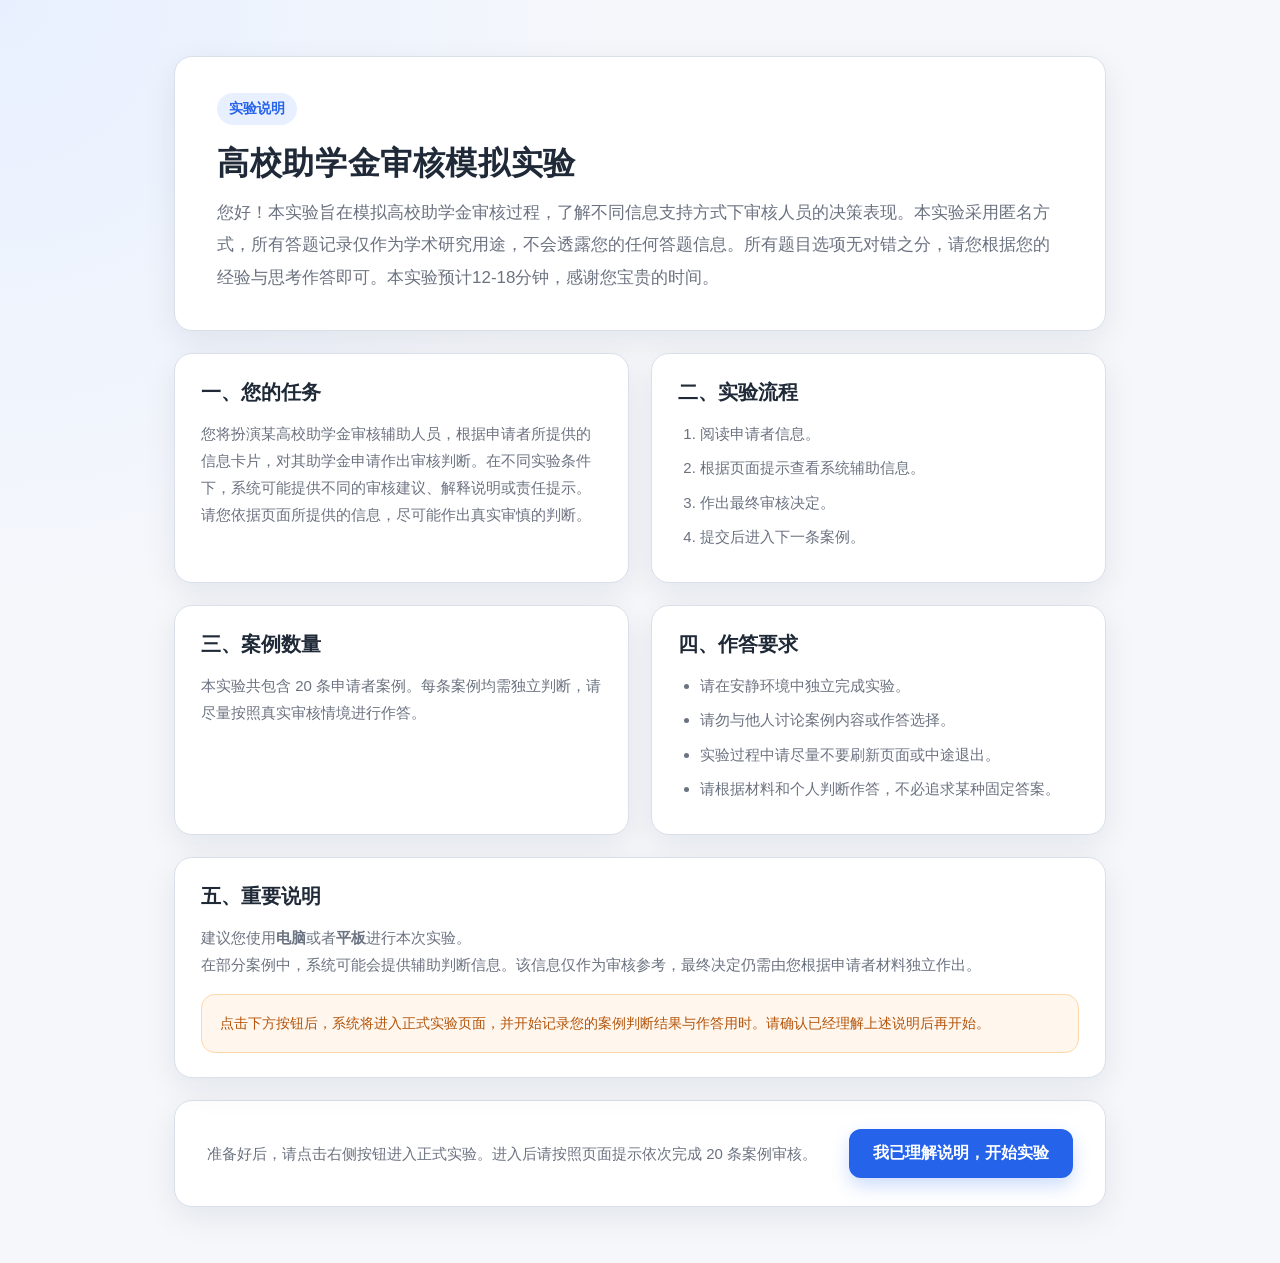
<file: index.html>
<!DOCTYPE html>
<html lang="zh-CN">
<head>
  <meta charset="UTF-8" />
  <meta name="viewport" content="width=device-width, initial-scale=1.0" />
  <title>高校助学金审核模拟实验说明</title>
  <style>
    :root {
      --bg: #f5f7fb;
      --card: #ffffff;
      --line: #d9e0ea;
      --text: #1f2937;
      --subtext: #6b7280;
      --primary: #2563eb;
      --primary-light: #e8f0ff;
      --warning: #b45309;
      --warning-light: #fff7ed;
      --shadow: 0 10px 32px rgba(15, 23, 42, 0.08);
      --radius: 18px;
    }

    * {
      box-sizing: border-box;
    }

    body {
      margin: 0;
      min-height: 100vh;
      font-family: "PingFang SC", "Microsoft YaHei", sans-serif;
      background: radial-gradient(circle at top left, #e8f0ff 0, #f5f7fb 34%, #f5f7fb 100%);
      color: var(--text);
    }

    .page {
      max-width: 980px;
      margin: 0 auto;
      padding: 56px 24px;
    }

    .hero {
      background: var(--card);
      border: 1px solid var(--line);
      border-radius: var(--radius);
      box-shadow: var(--shadow);
      padding: 36px 42px;
      margin-bottom: 22px;
    }

    .tag {
      display: inline-flex;
      align-items: center;
      padding: 7px 12px;
      border-radius: 999px;
      background: var(--primary-light);
      color: var(--primary);
      font-size: 14px;
      font-weight: 700;
      margin-bottom: 18px;
    }

    h1 {
      margin: 0 0 14px;
      font-size: 32px;
      line-height: 1.25;
      letter-spacing: 0.02em;
    }

    .lead {
      margin: 0;
      color: var(--subtext);
      font-size: 17px;
      line-height: 1.9;
    }

    .content-grid {
      display: grid;
      grid-template-columns: 1fr 1fr;
      gap: 22px;
      margin-bottom: 22px;
    }

    .panel {
      background: var(--card);
      border: 1px solid var(--line);
      border-radius: var(--radius);
      box-shadow: var(--shadow);
      padding: 24px 26px;
    }

    .panel.full {
      grid-column: 1 / -1;
    }

    .panel h2 {
      margin: 0 0 14px;
      font-size: 20px;
      line-height: 1.4;
    }

    .panel p {
      margin: 0;
      color: var(--subtext);
      font-size: 15px;
      line-height: 1.8;
    }

    .steps,
    .notes {
      margin: 0;
      padding-left: 22px;
      color: var(--subtext);
      font-size: 15px;
      line-height: 1.9;
    }

    .steps li,
    .notes li {
      margin-bottom: 6px;
    }

    .notice {
      background: var(--warning-light);
      border: 1px solid #fed7aa;
      color: var(--warning);
      border-radius: 14px;
      padding: 16px 18px;
      font-size: 14px;
      line-height: 1.8;
      margin-top: 16px;
    }

    .start-card {
      background: var(--card);
      border: 1px solid var(--line);
      border-radius: var(--radius);
      box-shadow: var(--shadow);
      padding: 28px 32px;
      display: flex;
      align-items: center;
      justify-content: space-between;
      gap: 22px;
    }

    .start-card p {
      margin: 0;
      color: var(--subtext);
      font-size: 15px;
      line-height: 1.8;
    }

    .start-button {
      flex-shrink: 0;
      border: none;
      border-radius: 12px;
      padding: 14px 24px;
      background: var(--primary);
      color: #ffffff;
      font-size: 16px;
      font-weight: 700;
      cursor: pointer;
      box-shadow: 0 8px 18px rgba(37, 99, 235, 0.22);
    }

    .start-button:hover {
      filter: brightness(0.96);
    }

    .start-button:active {
      transform: translateY(1px);
    }

    @media (max-width: 820px) {
      .page {
        padding: 32px 16px;
      }

      .hero {
        padding: 28px 24px;
      }

      h1 {
        font-size: 26px;
      }

      .content-grid {
        grid-template-columns: 1fr;
      }

      .start-card {
        flex-direction: column;
        align-items: stretch;
      }

      .start-button {
        width: 100%;
      }
    }
  </style>
</head>
<body>
  <main class="page">
    <section class="hero">
      <div class="tag">实验说明</div>
      <h1>高校助学金审核模拟实验</h1>
      <p class="lead">
        您好！本实验旨在模拟高校助学金审核过程，了解不同信息支持方式下审核人员的决策表现。本实验采用匿名方式，所有答题记录仅作为学术研究用途，不会透露您的任何答题信息。所有题目选项无对错之分，请您根据您的经验与思考作答即可。本实验预计12-18分钟，感谢您宝贵的时间。
      </p>
    </section>

    <div class="content-grid">
      <section class="panel">
        <h2>一、您的任务</h2>
        <p>
          您将扮演某高校助学金审核辅助人员，根据申请者所提供的信息卡片，对其助学金申请作出审核判断。在不同实验条件下，系统可能提供不同的审核建议、解释说明或责任提示。请您依据页面所提供的信息，尽可能作出真实审慎的判断。
        </p>
      </section>

      <section class="panel">
        <h2>二、实验流程</h2>
        <ol class="steps">
          <li>阅读申请者信息。</li>
          <li>根据页面提示查看系统辅助信息。</li>
          <li>作出最终审核决定。</li>
          <li>提交后进入下一条案例。</li>
        </ol>
      </section>

      <section class="panel">
        <h2>三、案例数量</h2>
        <p>
          本实验共包含 20 条申请者案例。每条案例均需独立判断，请尽量按照真实审核情境进行作答。
        </p>
      </section>

      <section class="panel">
        <h2>四、作答要求</h2>
        <ul class="notes">
          <li>请在安静环境中独立完成实验。</li>
          <li>请勿与他人讨论案例内容或作答选择。</li>
          <li>实验过程中请尽量不要刷新页面或中途退出。</li>
          <li>请根据材料和个人判断作答，不必追求某种固定答案。</li>
        </ul>
      </section>

      <section class="panel full">
        <h2>五、重要说明</h2>
        <p>
          建议您使用<strong>电脑</strong>或者<strong>平板</strong>进行本次实验。
        </p>
        <p>
          在部分案例中，系统可能会提供辅助判断信息。该信息仅作为审核参考，最终决定仍需由您根据申请者材料独立作出。
        </p>
        <div class="notice">
          点击下方按钮后，系统将进入正式实验页面，并开始记录您的案例判断结果与作答用时。请确认已经理解上述说明后再开始。
        </div>
      </section>
    </div>

    <section class="start-card">
      <p>
        准备好后，请点击右侧按钮进入正式实验。进入后请按照页面提示依次完成 20 条案例审核。
      </p>
      <button id="start-experiment-btn" class="start-button" type="button">我已理解说明，开始实验</button>
    </section>
  </main>

  <script>
    document.getElementById("start-experiment-btn").addEventListener("click", () => {
      window.location.href = "./页面骨架（结构）.html";
    });
  </script>
</body>
</html>
</file>
